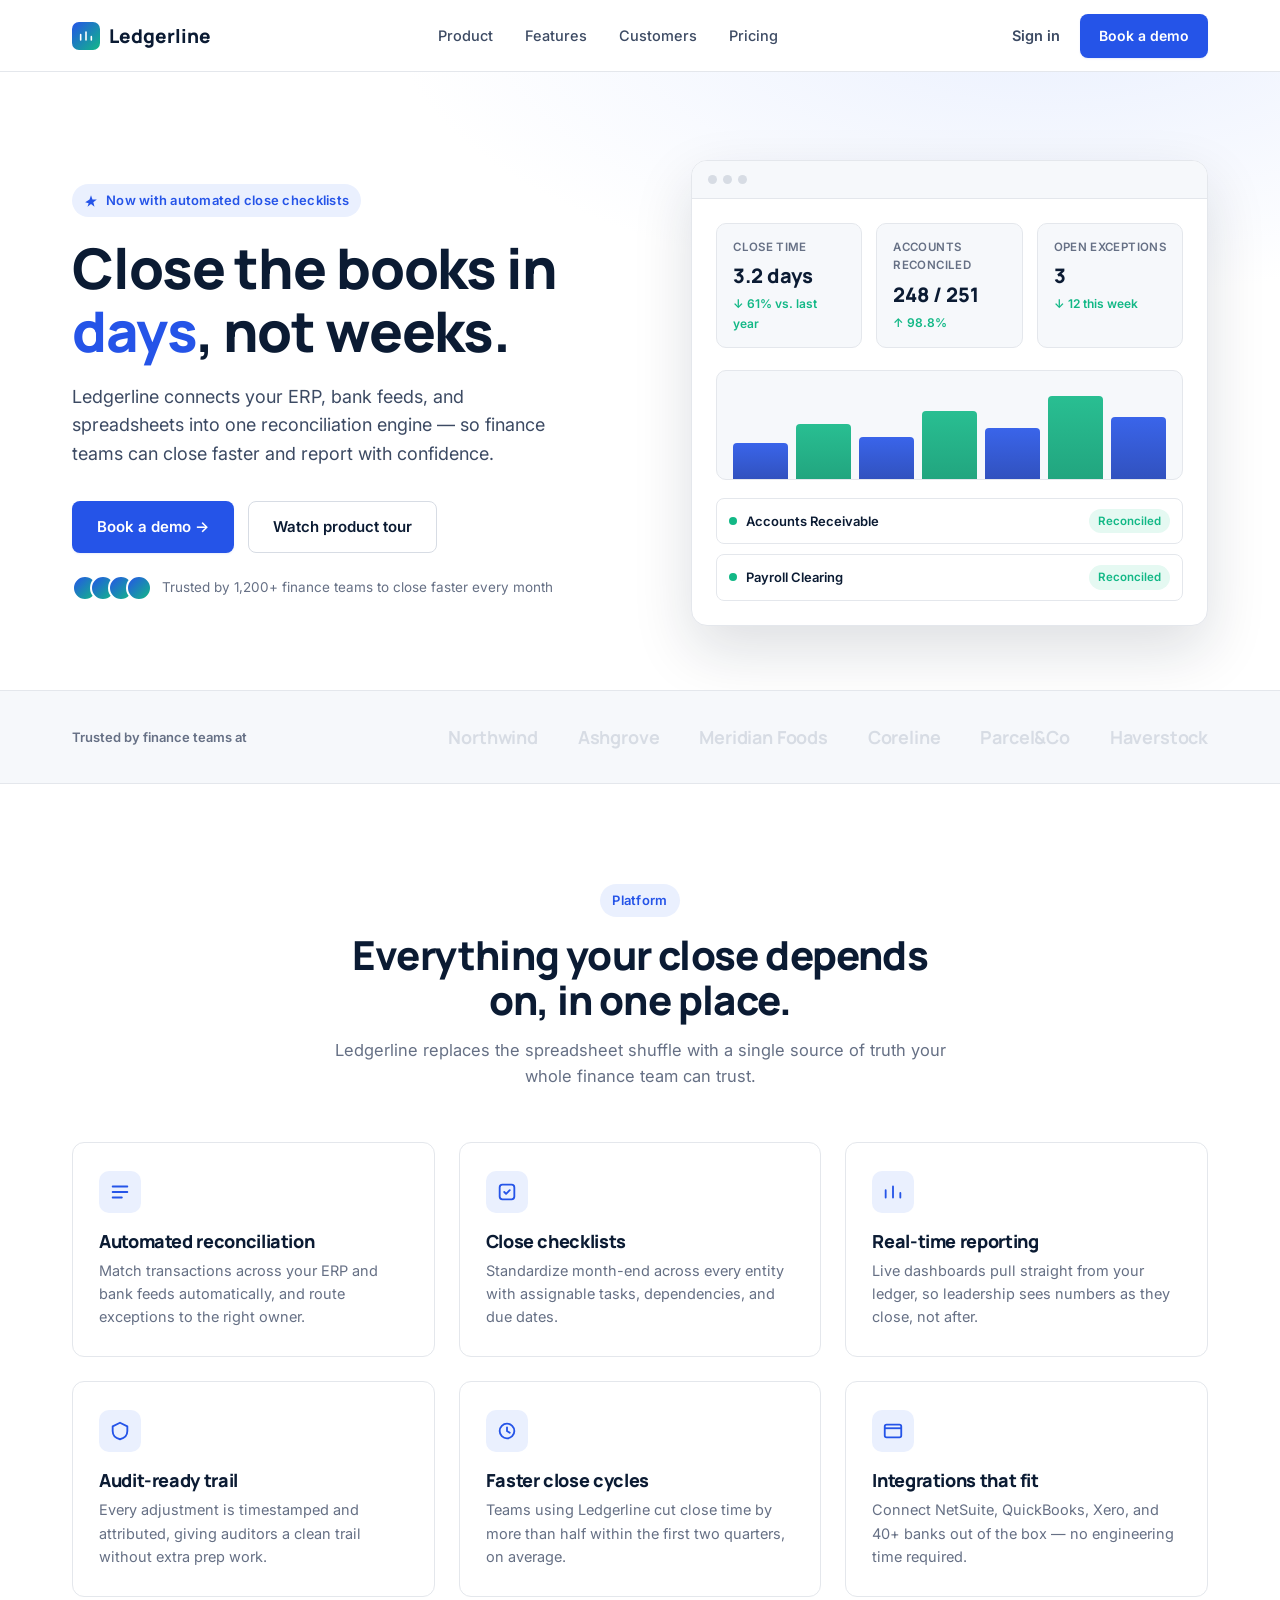
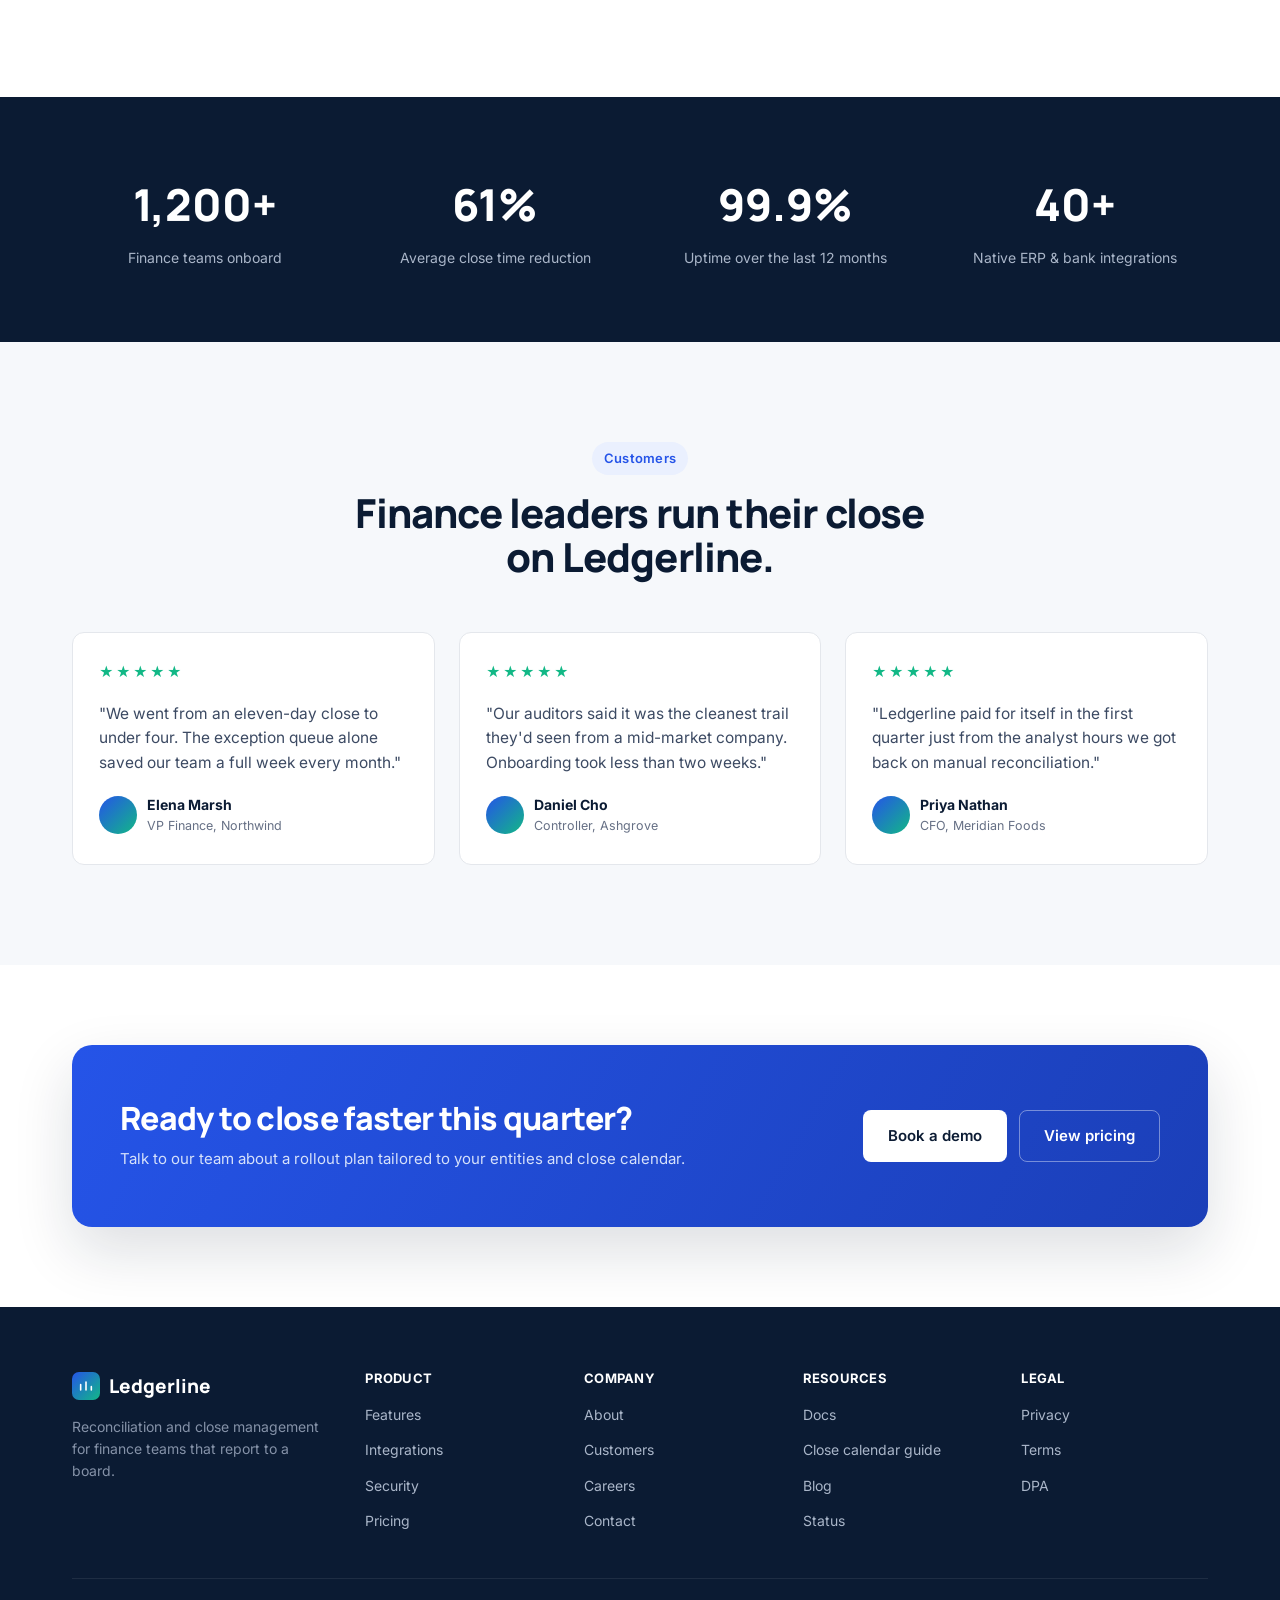
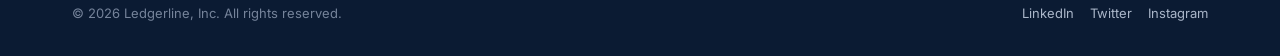
<file: WebDevelopment-Level1-LandingPage/index.html>
<!DOCTYPE html>
<html lang="en">
<head>
<meta charset="UTF-8">
<meta name="viewport" content="width=device-width, initial-scale=1.0">
<title>Ledgerline — Close the books in days, not weeks</title>
<link rel="preconnect" href="https://fonts.googleapis.com">
<link rel="preconnect" href="https://fonts.gstatic.com" crossorigin>
<link href="https://fonts.googleapis.com/css2?family=Manrope:wght@500;600;700;800&family=Inter:wght@400;500;600;700&display=swap" rel="stylesheet">
<link rel="stylesheet" href="style.css">
</head>
<body>

  <!-- ============ NAV ============ -->
  <header class="topbar">
    <div class="wrap">
      <a href="#top" class="brand">
        <span class="mark">
          <svg viewBox="0 0 24 24" fill="none"><path d="M4 18V10M12 18V6M20 18V13" stroke="white" stroke-width="2.4" stroke-linecap="round"/></svg>
        </span>
        Ledgerline
      </a>
      <nav class="links">
        <a href="#product">Product</a>
        <a href="#features">Features</a>
        <a href="#customers">Customers</a>
        <a href="#pricing">Pricing</a>
      </nav>
      <div class="nav-actions">
        <a href="#" class="sign-in">Sign in</a>
        <a href="#pricing" class="btn primary sm">Book a demo</a>
      </div>
    </div>
  </header>

  <!-- ============ HERO ============ -->
  <section class="hero" id="top">
    <div class="wrap">
      <div class="hero-copy">
        <span class="eyebrow">
          <svg width="14" height="14" viewBox="0 0 24 24" fill="none"><path d="M12 2L14.5 9.5H22L16 14L18 22L12 17L6 22L8 16L2 14L9.5 9.5L12 2Z" fill="#2554E8"/></svg>
          Now with automated close checklists
        </span>
        <h1>Close the books in <span class="accent">days</span>, not weeks.</h1>
        <p class="sub">Ledgerline connects your ERP, bank feeds, and spreadsheets into one reconciliation engine — so finance teams can close faster and report with confidence.</p>
        <div class="hero-actions">
          <a href="#pricing" class="btn primary">Book a demo →</a>
          <a href="#product" class="btn secondary">Watch product tour</a>
        </div>
        <div class="hero-meta">
          <span class="avatars"><span></span><span></span><span></span><span></span></span>
          Trusted by 1,200+ finance teams to close faster every month
        </div>
      </div>

      <div class="mockup" id="product">
        <div class="mockup-bar"><span></span><span></span><span></span></div>
        <div class="mockup-body">
          <div class="mockup-stats">
            <div class="mockup-stat">
              <div class="label">Close time</div>
              <div class="value">3.2 days</div>
              <div class="delta">↓ 61% vs. last year</div>
            </div>
            <div class="mockup-stat">
              <div class="label">Accounts reconciled</div>
              <div class="value">248 / 251</div>
              <div class="delta">↑ 98.8%</div>
            </div>
            <div class="mockup-stat">
              <div class="label">Open exceptions</div>
              <div class="value">3</div>
              <div class="delta">↓ 12 this week</div>
            </div>
          </div>
          <div class="mockup-chart" aria-hidden="true">
            <div class="bar" style="height:38%"></div>
            <div class="bar alt" style="height:58%"></div>
            <div class="bar" style="height:44%"></div>
            <div class="bar alt" style="height:72%"></div>
            <div class="bar" style="height:54%"></div>
            <div class="bar alt" style="height:88%"></div>
            <div class="bar" style="height:66%"></div>
          </div>
          <div class="mockup-rows">
            <div class="mockup-row">
              <span class="name"><span class="dot"></span>Accounts Receivable</span>
              <span class="status">Reconciled</span>
            </div>
            <div class="mockup-row">
              <span class="name"><span class="dot"></span>Payroll Clearing</span>
              <span class="status">Reconciled</span>
            </div>
          </div>
        </div>
      </div>
    </div>
  </section>

  <!-- ============ LOGO STRIP ============ -->
  <div class="logo-strip">
    <div class="wrap">
      <span class="label">Trusted by finance teams at</span>
      <div class="logo-row">
        <span class="lg">Northwind</span>
        <span class="lg">Ashgrove</span>
        <span class="lg">Meridian&nbsp;Foods</span>
        <span class="lg">Coreline</span>
        <span class="lg">Parcel&amp;Co</span>
        <span class="lg">Haverstock</span>
      </div>
    </div>
  </div>

  <!-- ============ FEATURES ============ -->
  <section class="features" id="features">
    <div class="wrap">
      <div class="section-head center">
        <span class="eyebrow">Platform</span>
        <h2>Everything your close depends on, in one place.</h2>
        <p>Ledgerline replaces the spreadsheet shuffle with a single source of truth your whole finance team can trust.</p>
      </div>

      <div class="feature-grid">
        <div class="feature-card">
          <div class="icon"><svg viewBox="0 0 24 24" fill="none"><path d="M4 6h16M4 12h16M4 18h10" stroke="#2554E8" stroke-width="2" stroke-linecap="round"/></svg></div>
          <h3>Automated reconciliation</h3>
          <p>Match transactions across your ERP and bank feeds automatically, and route exceptions to the right owner.</p>
        </div>
        <div class="feature-card">
          <div class="icon"><svg viewBox="0 0 24 24" fill="none"><rect x="4" y="4" width="16" height="16" rx="3" stroke="#2554E8" stroke-width="2"/><path d="M9 12l2 2 4-4" stroke="#2554E8" stroke-width="2" stroke-linecap="round" stroke-linejoin="round"/></svg></div>
          <h3>Close checklists</h3>
          <p>Standardize month-end across every entity with assignable tasks, dependencies, and due dates.</p>
        </div>
        <div class="feature-card">
          <div class="icon"><svg viewBox="0 0 24 24" fill="none"><path d="M4 18V10M12 18V6M20 18V13" stroke="#2554E8" stroke-width="2" stroke-linecap="round"/></svg></div>
          <h3>Real-time reporting</h3>
          <p>Live dashboards pull straight from your ledger, so leadership sees numbers as they close, not after.</p>
        </div>
        <div class="feature-card">
          <div class="icon"><svg viewBox="0 0 24 24" fill="none"><path d="M12 3l8 4v5c0 4.5-3.4 7.9-8 9-4.6-1.1-8-4.5-8-9V7l8-4z" stroke="#2554E8" stroke-width="2" stroke-linejoin="round"/></svg></div>
          <h3>Audit-ready trail</h3>
          <p>Every adjustment is timestamped and attributed, giving auditors a clean trail without extra prep work.</p>
        </div>
        <div class="feature-card">
          <div class="icon"><svg viewBox="0 0 24 24" fill="none"><circle cx="12" cy="12" r="8" stroke="#2554E8" stroke-width="2"/><path d="M12 8v4l3 2" stroke="#2554E8" stroke-width="2" stroke-linecap="round"/></svg></div>
          <h3>Faster close cycles</h3>
          <p>Teams using Ledgerline cut close time by more than half within the first two quarters, on average.</p>
        </div>
        <div class="feature-card">
          <div class="icon"><svg viewBox="0 0 24 24" fill="none"><rect x="3" y="5" width="18" height="14" rx="2" stroke="#2554E8" stroke-width="2"/><path d="M3 9h18" stroke="#2554E8" stroke-width="2"/></svg></div>
          <h3>Integrations that fit</h3>
          <p>Connect NetSuite, QuickBooks, Xero, and 40+ banks out of the box — no engineering time required.</p>
        </div>
      </div>
    </div>
  </section>

  <!-- ============ STATS BAND ============ -->
  <section class="stats">
    <div class="wrap">
      <div class="stat-item">
        <div class="value">1,200+</div>
        <div class="label">Finance teams onboard</div>
      </div>
      <div class="stat-item">
        <div class="value">61%</div>
        <div class="label">Average close time reduction</div>
      </div>
      <div class="stat-item">
        <div class="value">99.9%</div>
        <div class="label">Uptime over the last 12 months</div>
      </div>
      <div class="stat-item">
        <div class="value">40+</div>
        <div class="label">Native ERP &amp; bank integrations</div>
      </div>
    </div>
  </section>

  <!-- ============ TESTIMONIALS ============ -->
  <section class="testimonials" id="customers">
    <div class="wrap">
      <div class="section-head center">
        <span class="eyebrow">Customers</span>
        <h2>Finance leaders run their close on Ledgerline.</h2>
      </div>

      <div class="test-grid">
        <div class="test-card">
          <div class="stars">★★★★★</div>
          <p class="quote">"We went from an eleven-day close to under four. The exception queue alone saved our team a full week every month."</p>
          <div class="who">
            <span class="avatar"></span>
            <div>
              <div class="name">Elena Marsh</div>
              <div class="role">VP Finance, Northwind</div>
            </div>
          </div>
        </div>
        <div class="test-card">
          <div class="stars">★★★★★</div>
          <p class="quote">"Our auditors said it was the cleanest trail they'd seen from a mid-market company. Onboarding took less than two weeks."</p>
          <div class="who">
            <span class="avatar"></span>
            <div>
              <div class="name">Daniel Cho</div>
              <div class="role">Controller, Ashgrove</div>
            </div>
          </div>
        </div>
        <div class="test-card">
          <div class="stars">★★★★★</div>
          <p class="quote">"Ledgerline paid for itself in the first quarter just from the analyst hours we got back on manual reconciliation."</p>
          <div class="who">
            <span class="avatar"></span>
            <div>
              <div class="name">Priya Nathan</div>
              <div class="role">CFO, Meridian Foods</div>
            </div>
          </div>
        </div>
      </div>
    </div>
  </section>

  <!-- ============ CTA BANNER ============ -->
  <section class="cta-banner" id="pricing">
    <div class="wrap">
      <div class="cta-inner">
        <div>
          <h2>Ready to close faster this quarter?</h2>
          <p>Talk to our team about a rollout plan tailored to your entities and close calendar.</p>
        </div>
        <div class="cta-actions">
          <a href="#" class="btn on-dark">Book a demo</a>
          <a href="#" class="btn secondary" style="background:transparent; border-color:rgba(255,255,255,0.4); color:#fff;">View pricing</a>
        </div>
      </div>
    </div>
  </section>

  <!-- ============ FOOTER ============ -->
  <footer>
    <div class="wrap">
      <div class="footer-top">
        <div class="footer-brand">
          <a href="#top" class="brand">
            <span class="mark">
              <svg viewBox="0 0 24 24" fill="none"><path d="M4 18V10M12 18V6M20 18V13" stroke="white" stroke-width="2.4" stroke-linecap="round"/></svg>
            </span>
            Ledgerline
          </a>
          <p>Reconciliation and close management for finance teams that report to a board.</p>
        </div>
        <div class="footer-col">
          <h4>Product</h4>
          <ul>
            <li><a href="#features">Features</a></li>
            <li><a href="#">Integrations</a></li>
            <li><a href="#">Security</a></li>
            <li><a href="#pricing">Pricing</a></li>
          </ul>
        </div>
        <div class="footer-col">
          <h4>Company</h4>
          <ul>
            <li><a href="#">About</a></li>
            <li><a href="#customers">Customers</a></li>
            <li><a href="#">Careers</a></li>
            <li><a href="#">Contact</a></li>
          </ul>
        </div>
        <div class="footer-col">
          <h4>Resources</h4>
          <ul>
            <li><a href="#">Docs</a></li>
            <li><a href="#">Close calendar guide</a></li>
            <li><a href="#">Blog</a></li>
            <li><a href="#">Status</a></li>
          </ul>
        </div>
        <div class="footer-col">
          <h4>Legal</h4>
          <ul>
            <li><a href="#">Privacy</a></li>
            <li><a href="#">Terms</a></li>
            <li><a href="#">DPA</a></li>
          </ul>
        </div>
      </div>
      <div class="footer-bottom">
        <span>© 2026 Ledgerline, Inc. All rights reserved.</span>
        <span class="socials">
          <a href="https://www.linkedin.com/in/yogendra-singh-457b6b30a?utm_source=share_via&utm_content=profile&utm_medium=member_android">LinkedIn</a>
          <a href="https://twitter.com/ledgerline">Twitter</a>
          <a href="https://instagram.com/ledgerline">Instagram</a>
        </span>
      </div>
    </div>
  </footer>
</body>
</html>
</file>
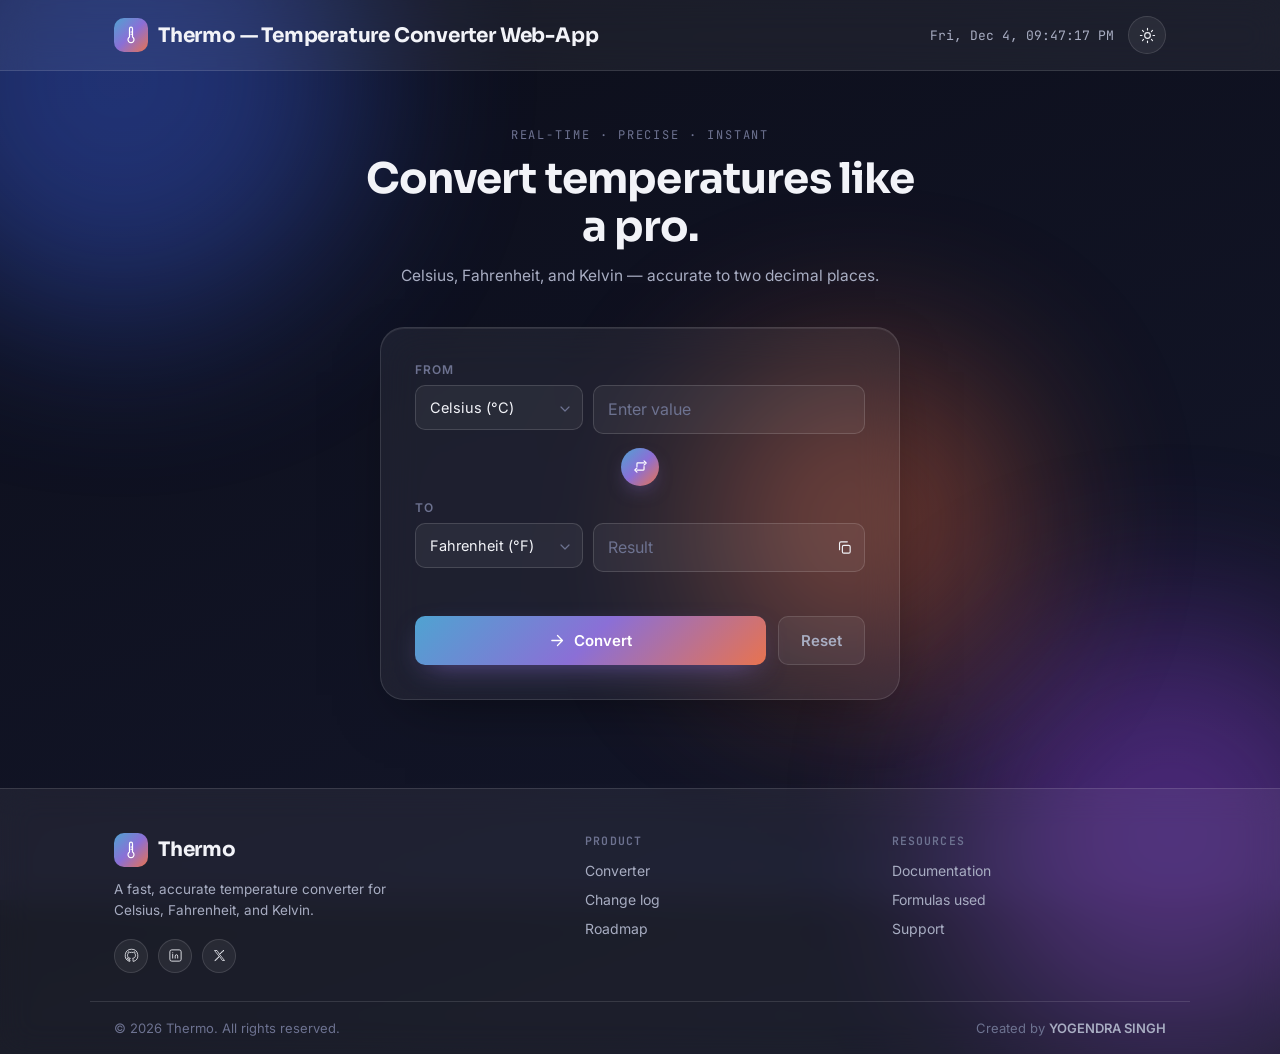
<file: WebDevelopment-Level1-TemperatureConverter/index.html>
<!DOCTYPE html>
<html lang="en" data-theme="dark">
<head>
<meta charset="UTF-8" />
<meta name="viewport" content="width=device-width, initial-scale=1.0" />
<title>Thermo — Temperature Converter </title>
<link rel="preconnect" href="https://fonts.googleapis.com" />
<link href="https://fonts.googleapis.com/css2?family=Sora:wght@500;600;700&family=Inter:wght@400;500;600&family=JetBrains+Mono:wght@500;600&display=swap" rel="stylesheet" />
<link rel="stylesheet" href="style.css" />
</head>
<body>
  <div class="bg-glow bg-glow--one" aria-hidden="true"></div>
  <div class="bg-glow bg-glow--two" aria-hidden="true"></div>
  <div class="bg-glow bg-glow--three" aria-hidden="true"></div>
  <header class="site-header">
    <div class="site-header__inner">
      <div class="brand">
        <span class="brand__icon" aria-hidden="true">
          <svg viewBox="0 0 24 24" fill="none" xmlns="http://www.w3.org/2000/svg">
            <path d="M14 14.76V3.5a2 2 0 1 0-4 0v11.26a4 4 0 1 0 4 0Z" stroke="currentColor" stroke-width="1.6" stroke-linecap="round" stroke-linejoin="round"/>
            <path d="M12 8h1.5" stroke="currentColor" stroke-width="1.6" stroke-linecap="round"/>
            <path d="M12 11h1.5" stroke="currentColor" stroke-width="1.6" stroke-linecap="round"/>
          </svg>
        </span>
        <span class="brand__text">Thermo — Temperature Converter Web-App</span>
      </div>

      <div class="header-controls">
        
        <time class="live-clock" id="liveClock" aria-live="polite"></time>

        
        <button class="icon-btn" id="themeToggle" type="button" aria-label="Toggle light and dark mode" aria-pressed="false">
         
          <svg class="icon-sun" viewBox="0 0 24 24" fill="none" xmlns="http://www.w3.org/2000/svg">
            <circle cx="12" cy="12" r="4" stroke="currentColor" stroke-width="1.6"/>
            <path d="M12 2v2.2M12 19.8V22M4.9 4.9l1.55 1.55M17.55 17.55l1.55 1.55M2 12h2.2M19.8 12H22M4.9 19.1l1.55-1.55M17.55 6.45l1.55-1.55" stroke="currentColor" stroke-width="1.6" stroke-linecap="round"/>
          </svg>
        
          <svg class="icon-moon" viewBox="0 0 24 24" fill="none" xmlns="http://www.w3.org/2000/svg">
            <path d="M20.5 14.5A8.5 8.5 0 1 1 9.5 3.5a7 7 0 0 0 11 11Z" stroke="currentColor" stroke-width="1.6" stroke-linejoin="round"/>
          </svg>
        </button>
      </div>
    </div>
  </header>

  <main class="page">
    <section class="hero">
      <p class="hero__eyebrow">Real-time · Precise · Instant</p>
      <h1 class="hero__title">Convert temperatures like a pro.</h1>
      <p class="hero__subtitle">Celsius, Fahrenheit, and Kelvin — accurate to two decimal places.</p>
    </section>

    <section class="card" aria-labelledby="converterHeading">
      <h2 id="converterHeading" class="sr-only">Temperature converter</h2>

      <form class="converter" id="converterForm" novalidate>

        <div class="field-group">
          <label class="field-label" for="fromUnit">From</label>
          <div class="field-row">
            <div class="select-wrap">
              <select id="fromUnit" class="unit-select">
                <option value="celsius" selected>Celsius (°C)</option>
                <option value="fahrenheit">Fahrenheit (°F)</option>
                <option value="kelvin">Kelvin (K)</option>
              </select>
              <svg class="select-chevron" viewBox="0 0 24 24" fill="none" aria-hidden="true">
                <path d="M6 9l6 6 6-6" stroke="currentColor" stroke-width="1.8" stroke-linecap="round" stroke-linejoin="round"/>
              </svg>
            </div>
            <input
              type="text"
              inputmode="decimal"
              id="inputValue"
              class="value-input"
              placeholder="Enter value"
              autocomplete="off"
              aria-label="Temperature value to convert"
            />
          </div>
        </div>

        <div class="swap-row">
          <button class="icon-btn icon-btn--swap" id="swapBtn" type="button" aria-label="Swap From and To units">
            <svg viewBox="0 0 24 24" fill="none" xmlns="http://www.w3.org/2000/svg">
              <path d="M7 10V6a1 1 0 0 1 1-1h9M17 8l3-3-3-3" stroke="currentColor" stroke-width="1.7" stroke-linecap="round" stroke-linejoin="round" transform="translate(0 2)"/>
              <path d="M17 14v4a1 1 0 0 1-1 1H7M7 16l-3 3 3 3" stroke="currentColor" stroke-width="1.7" stroke-linecap="round" stroke-linejoin="round" transform="translate(0 -2)"/>
            </svg>
          </button>
        </div>

        <div class="field-group">
          <label class="field-label" for="toUnit">To</label>
          <div class="field-row">
            <div class="select-wrap">
              <select id="toUnit" class="unit-select">
                <option value="celsius">Celsius (°C)</option>
                <option value="fahrenheit" selected>Fahrenheit (°F)</option>
                <option value="kelvin">Kelvin (K)</option>
              </select>
              <svg class="select-chevron" viewBox="0 0 24 24" fill="none" aria-hidden="true">
                <path d="M6 9l6 6 6-6" stroke="currentColor" stroke-width="1.8" stroke-linecap="round" stroke-linejoin="round"/>
              </svg>
            </div>

            <div class="output-wrap">
              <input
                type="text"
                id="outputValue"
                class="value-input value-input--output"
                placeholder="Result"
                readonly
                aria-label="Converted temperature result"
              />
              <span class="spinner" id="spinner" hidden aria-hidden="true"></span>

              <button class="icon-btn icon-btn--copy" id="copyBtn" type="button" aria-label="Copy result to clipboard">
                <svg class="icon-copy" viewBox="0 0 24 24" fill="none" xmlns="http://www.w3.org/2000/svg">
                  <rect x="9" y="9" width="11" height="11" rx="2" stroke="currentColor" stroke-width="1.6"/>
                  <path d="M5 15V6a2 2 0 0 1 2-2h9" stroke="currentColor" stroke-width="1.6" stroke-linecap="round"/>
                </svg>
                <svg class="icon-check" viewBox="0 0 24 24" fill="none" xmlns="http://www.w3.org/2000/svg">
                  <path d="M5 13l4 4L19 7" stroke="currentColor" stroke-width="2" stroke-linecap="round" stroke-linejoin="round"/>
                </svg>
              </button>
            </div>
          </div>
        </div>

        <p class="error-message" id="errorMessage" role="alert"></p>

        <div class="actions">
          <button type="submit" class="btn btn--primary" id="convertBtn">
            <svg viewBox="0 0 24 24" fill="none" aria-hidden="true">
              <path d="M4 12h13M12 5l7 7-7 7" stroke="currentColor" stroke-width="1.8" stroke-linecap="round" stroke-linejoin="round"/>
            </svg>
            Convert
          </button>
          <button type="button" class="btn btn--ghost" id="resetBtn">Reset</button>
        </div>
      </form>
    </section>
  </main>

  <footer class="site-footer">
    <div class="footer-main">
      <div class="footer-brand">
        <div class="brand">
          <span class="brand__icon" aria-hidden="true">
            <svg viewBox="0 0 24 24" fill="none" xmlns="http://www.w3.org/2000/svg">
              <path d="M14 14.76V3.5a2 2 0 1 0-4 0v11.26a4 4 0 1 0 4 0Z" stroke="currentColor" stroke-width="1.6" stroke-linecap="round" stroke-linejoin="round"/>
              <path d="M12 8h1.5" stroke="currentColor" stroke-width="1.6" stroke-linecap="round"/>
              <path d="M12 11h1.5" stroke="currentColor" stroke-width="1.6" stroke-linecap="round"/>
            </svg>
          </span>
          <span class="brand__text">Thermo</span>
        </div>
        <p class="footer-tagline">A fast, accurate temperature converter for Celsius, Fahrenheit, and Kelvin.</p>

        <div class="footer-socials">
          <a class="icon-btn" href="#" aria-label="GitHub">
            <svg viewBox="0 0 24 24" fill="none" xmlns="http://www.w3.org/2000/svg">
              <path d="M12 2a10 10 0 0 0-3.16 19.49c.5.09.68-.22.68-.48v-1.7c-2.78.6-3.37-1.34-3.37-1.34-.46-1.15-1.11-1.46-1.11-1.46-.9-.62.07-.6.07-.6 1 .07 1.53 1.03 1.53 1.03.9 1.52 2.34 1.08 2.91.83.09-.65.35-1.08.63-1.33-2.22-.25-4.56-1.11-4.56-4.94 0-1.09.39-1.98 1.03-2.68-.1-.25-.45-1.27.1-2.65 0 0 .84-.27 2.75 1.02a9.53 9.53 0 0 1 5 0c1.9-1.29 2.75-1.02 2.75-1.02.55 1.38.2 2.4.1 2.65.64.7 1.03 1.59 1.03 2.68 0 3.84-2.34 4.68-4.57 4.93.36.31.68.92.68 1.85v2.75c0 .26.18.58.69.48A10 10 0 0 0 12 2Z" stroke="currentColor" stroke-width="1.3" stroke-linejoin="round"/>
            </svg>
          </a>
          <a class="icon-btn" href="#" aria-label="LinkedIn">
            <svg viewBox="0 0 24 24" fill="none" xmlns="http://www.w3.org/2000/svg">
              <rect x="3" y="3" width="18" height="18" rx="3" stroke="currentColor" stroke-width="1.4"/>
              <path d="M7.5 10v6.2M7.5 7.6v.01M11.5 16.2V13c0-1.4.9-2.3 2.1-2.3 1.2 0 1.9.8 1.9 2.3v3.2" stroke="currentColor" stroke-width="1.4" stroke-linecap="round" stroke-linejoin="round"/>
            </svg>
          </a>
          <a class="icon-btn" href="#" aria-label="Twitter / X">
            <svg viewBox="0 0 24 24" fill="none" xmlns="http://www.w3.org/2000/svg">
              <path d="M4 4l7.5 9.3L4.4 20H6l6-6.6 4.6 6.6H20l-8-9.9L19.2 4H17.6l-5.6 6.1L8 4H4Z" stroke="currentColor" stroke-width="1.2" stroke-linejoin="round"/>
            </svg>
          </a>
        </div>
      </div>

      <nav class="footer-links" aria-label="Footer navigation">
        <h3 class="footer-heading">Product</h3>
        <a href="#converterHeading">Converter</a>
        <a href="#">Change log</a>
        <a href="#">Roadmap</a>
      </nav>

      <nav class="footer-links" aria-label="Resources">
        <h3 class="footer-heading">Resources</h3>
        <a href="#">Documentation</a>
        <a href="#">Formulas used</a>
        <a href="#">Support</a>
      </nav>
    </div>

    <div class="footer-bottom">
      <p>&copy; <span id="footerYear">2026</span> Thermo. All rights reserved.</p>
      <p>Created by <span class="footer-author">YOGENDRA SINGH</span></p>
    </div>
  </footer>

  <script src="script.js"></script>
</body>
</html>
</file>
<file: WebDevelopment-Level1-LandingPage/style.css>
:root{
    --bg:        #FFFFFF;
    --bg-alt:    #F6F8FB;
    --bg-alt-2:  #EFF3F9;
    --navy:      #0B1B33;
    --navy-soft: #3C4A63;
    --blue:      #2554E8;
    --blue-dark: #1B3FB8;
    --blue-tint: #EAF0FE;
    --teal:      #12B886;
    --teal-tint: #E5F9F2;
    --border:    #E4E7EC;
    --border-2:  #D7DCE4;
    --muted:     #667085;

    --display: 'Manrope', 'Inter', sans-serif;
    --body:    'Inter', sans-serif;

    --nav-h: 72px;
    --radius: 12px;
    --shadow-sm: 0 1px 2px rgba(11,27,51,0.06);
    --shadow-md: 0 8px 24px rgba(11,27,51,0.08);
    --shadow-lg: 0 24px 60px rgba(11,27,51,0.14);
  }

  *{ margin:0; padding:0; box-sizing:border-box; }
  html{ scroll-behavior:smooth; }

  body{
    background:var(--bg);
    color:var(--navy);
    font-family:var(--body);
    font-size:16px;
    line-height:1.6;
    -webkit-font-smoothing:antialiased;
  }

  a{ color:inherit; text-decoration:none; }
  img{ max-width:100%; display:block; }
  ul{ list-style:none; }
  section{ position:relative; }

  h1,h2,h3,h4{
    font-family:var(--display);
    font-weight:800;
    letter-spacing:-0.02em;
    line-height:1.12;
    color:var(--navy);
  }

  .eyebrow{
    display:inline-flex;
    align-items:center;
    gap:8px;
    font-family:var(--body);
    font-size:13px;
    font-weight:600;
    letter-spacing:0.02em;
    color:var(--blue);
    background:var(--blue-tint);
    padding:6px 12px;
    border-radius:100px;
  }

  .wrap{
    max-width:1200px;
    margin:0 auto;
    padding:0 32px;
  }

  .muted{ color:var(--muted); }

  /* ============ BUTTONS ============ */
  .btn{
    display:inline-flex;
    align-items:center;
    justify-content:center;
    gap:8px;
    font-family:var(--body);
    font-size:15px;
    font-weight:600;
    padding:13px 24px;
    border-radius:8px;
    border:1px solid transparent;
    cursor:pointer;
    transition:background .16s ease, box-shadow .16s ease, transform .16s ease, border-color .16s ease, color .16s ease;
    white-space:nowrap;
  }
  .btn.primary{
    background:var(--blue);
    color:#fff;
    box-shadow:0 1px 2px rgba(37,84,232,0.1), 0 0 0 rgba(37,84,232,0);
  }
  .btn.primary:hover{ background:var(--blue-dark); transform:translateY(-1px); box-shadow:var(--shadow-md); }
  .btn.secondary{
    background:#fff;
    color:var(--navy);
    border-color:var(--border-2);
  }
  .btn.secondary:hover{ border-color:var(--navy-soft); background:var(--bg-alt); }
  .btn.on-dark{
    background:#fff;
    color:var(--navy);
  }
  .btn.on-dark:hover{ background:var(--blue-tint); transform:translateY(-1px); }
  .btn.sm{ padding:10px 18px; font-size:14px; }

  /* ============ NAV ============ */
  .topbar{
    position:sticky;
    top:0;
    z-index:100;
    height:var(--nav-h);
    background:rgba(255,255,255,0.86);
    backdrop-filter:blur(10px);
    border-bottom:1px solid var(--border);
  }
  .topbar .wrap{
    height:var(--nav-h);
    display:flex;
    align-items:center;
    justify-content:space-between;
    gap:24px;
  }
  .brand{
    display:flex;
    align-items:center;
    gap:9px;
    font-family:var(--display);
    font-size:19px;
    font-weight:800;
    color:var(--navy);
  }
  .brand .mark{
    width:28px; height:28px;
    border-radius:7px;
    background:linear-gradient(135deg, var(--blue), var(--teal));
    display:flex; align-items:center; justify-content:center;
  }
  .brand .mark svg{ width:16px; height:16px; }

  nav.links{
    display:flex;
    align-items:center;
    gap:32px;
  }
  nav.links a{
    font-size:14.5px;
    font-weight:500;
    color:var(--navy-soft);
    transition:color .15s ease;
  }
  nav.links a:hover{ color:var(--navy); }

  .nav-actions{ display:flex; align-items:center; gap:12px; }
  .nav-actions .sign-in{
    font-size:14.5px;
    font-weight:600;
    color:var(--navy-soft);
    padding:10px 8px;
  }
  .nav-actions .sign-in:hover{ color:var(--navy); }

  /* ============ HERO ============ */
  .hero{
    background:
      radial-gradient(1100px 480px at 82% -10%, var(--blue-tint) 0%, transparent 60%),
      var(--bg);
    padding:88px 0 0;
    overflow:hidden;
  }
  .hero .wrap{
    display:grid;
    grid-template-columns:1.05fr 0.95fr;
    gap:48px;
    align-items:center;
    padding-bottom:64px;
  }
  .hero-copy h1{
    font-size:clamp(36px,4.6vw,56px);
    margin:20px 0 20px;
  }
  .hero-copy h1 .accent{ color:var(--blue); }
  .hero-copy p.sub{
    font-size:18px;
    color:var(--navy-soft);
    max-width:44ch;
    margin-bottom:32px;
  }
  .hero-actions{ display:flex; gap:14px; align-items:center; flex-wrap:wrap; margin-bottom:22px; }
  .hero-meta{
    display:flex;
    align-items:center;
    gap:10px;
    font-size:13.5px;
    color:var(--muted);
  }
  .hero-meta .avatars{ display:flex; }
  .hero-meta .avatars span{
    width:26px; height:26px;
    border-radius:50%;
    border:2px solid #fff;
    margin-left:-8px;
    display:inline-block;
    background:linear-gradient(135deg, var(--blue), var(--teal));
  }
  .hero-meta .avatars span:first-child{ margin-left:0; }

  /* product mockup card */
  .mockup{
    background:#fff;
    border:1px solid var(--border);
    border-radius:16px;
    box-shadow:var(--shadow-lg);
    overflow:hidden;
  }
  .mockup-bar{
    display:flex;
    align-items:center;
    gap:6px;
    padding:14px 16px;
    border-bottom:1px solid var(--border);
    background:var(--bg-alt);
  }
  .mockup-bar span{
    width:9px; height:9px;
    border-radius:50%;
    background:var(--border-2);
  }
  .mockup-body{ padding:24px; }
  .mockup-stats{
    display:grid;
    grid-template-columns:repeat(3,1fr);
    gap:14px;
    margin-bottom:22px;
  }
  .mockup-stat{
    background:var(--bg-alt);
    border:1px solid var(--border);
    border-radius:10px;
    padding:14px 16px;
  }
  .mockup-stat .label{ font-size:11.5px; color:var(--muted); font-weight:600; text-transform:uppercase; letter-spacing:0.03em; }
  .mockup-stat .value{ font-family:var(--display); font-size:20px; font-weight:800; margin-top:4px; }
  .mockup-stat .delta{ font-size:12px; color:var(--teal); font-weight:600; margin-top:2px; }

  .mockup-chart{
    display:flex;
    align-items:flex-end;
    gap:8px;
    height:110px;
    padding:14px 16px 0;
    border:1px solid var(--border);
    border-radius:10px;
    background:var(--bg-alt);
  }
  .mockup-chart .bar{
    flex:1;
    background:linear-gradient(180deg, var(--blue), var(--blue-dark));
    border-radius:4px 4px 0 0;
    opacity:0.9;
  }
  .mockup-chart .bar.alt{ background:linear-gradient(180deg, var(--teal), #0A9C71); }

  .mockup-rows{ margin-top:18px; display:flex; flex-direction:column; gap:10px; }
  .mockup-row{
    display:flex;
    align-items:center;
    justify-content:space-between;
    padding:10px 12px;
    border:1px solid var(--border);
    border-radius:8px;
    font-size:13px;
  }
  .mockup-row .name{ display:flex; align-items:center; gap:9px; font-weight:600; }
  .mockup-row .dot{ width:8px; height:8px; border-radius:50%; background:var(--teal); }
  .mockup-row .status{
    font-size:11.5px;
    font-weight:600;
    color:var(--teal);
    background:var(--teal-tint);
    padding:3px 9px;
    border-radius:100px;
  }

  /* ============ LOGO STRIP ============ */
  .logo-strip{
    border-top:1px solid var(--border);
    border-bottom:1px solid var(--border);
    background:var(--bg-alt);
    padding:32px 0;
  }
  .logo-strip .wrap{
    display:flex;
    align-items:center;
    justify-content:space-between;
    gap:32px;
    flex-wrap:wrap;
  }
  .logo-strip .label{
    font-size:13px;
    font-weight:600;
    color:var(--muted);
    white-space:nowrap;
  }
  .logo-row{
    display:flex;
    align-items:center;
    gap:40px;
    flex-wrap:wrap;
  }
  .logo-row .lg{
    font-family:var(--display);
    font-weight:700;
    font-size:18px;
    color:var(--border-2);
    letter-spacing:-0.01em;
  }

  /* ============ SECTION HEAD ============ */
  .section-head{
    max-width:620px;
    margin-bottom:52px;
  }
  .section-head.center{ margin-left:auto; margin-right:auto; text-align:center; }
  .section-head h2{
    font-size:clamp(28px,3.6vw,40px);
    margin-top:16px;
  }
  .section-head p{
    margin-top:14px;
    color:var(--muted);
    font-size:16.5px;
  }

  /* ============ FEATURES ============ */
  .features{ padding:100px 0; }
  .feature-grid{
    display:grid;
    grid-template-columns:repeat(3,1fr);
    gap:24px;
  }
  .feature-card{
    background:#fff;
    border:1px solid var(--border);
    border-radius:var(--radius);
    padding:28px 26px;
    transition:box-shadow .18s ease, border-color .18s ease, transform .18s ease;
  }
  .feature-card:hover{ box-shadow:var(--shadow-md); border-color:var(--border-2); transform:translateY(-2px); }
  .feature-card .icon{
    width:42px; height:42px;
    border-radius:10px;
    background:var(--blue-tint);
    display:flex; align-items:center; justify-content:center;
    margin-bottom:18px;
  }
  .feature-card .icon svg{ width:22px; height:22px; }
  .feature-card h3{
    font-size:18px;
    margin-bottom:8px;
  }
  .feature-card p{
    font-size:14.5px;
    color:var(--muted);
  }

  /* ============ STATS BAND ============ */
  .stats{
    background:var(--navy);
    padding:72px 0;
  }
  .stats .wrap{
    display:grid;
    grid-template-columns:repeat(4,1fr);
    gap:24px;
    text-align:center;
  }
  .stat-item .value{
    font-family:var(--display);
    font-size:clamp(32px,4vw,44px);
    font-weight:800;
    color:#fff;
  }
  .stat-item .label{
    margin-top:8px;
    font-size:14px;
    color:#AAB6C9;
  }

  /* ============ TESTIMONIALS ============ */
  .testimonials{ padding:100px 0; background:var(--bg-alt); }
  .test-grid{
    display:grid;
    grid-template-columns:repeat(3,1fr);
    gap:24px;
  }
  .test-card{
    background:#fff;
    border:1px solid var(--border);
    border-radius:var(--radius);
    padding:28px 26px;
    display:flex;
    flex-direction:column;
    gap:18px;
  }
  .test-card .stars{ color:var(--teal); font-size:14px; letter-spacing:2px; }
  .test-card p.quote{
    font-size:15.5px;
    color:var(--navy-soft);
    flex-grow:1;
  }
  .test-card .who{
    display:flex;
    align-items:center;
    gap:10px;
  }
  .test-card .who .avatar{
    width:38px; height:38px;
    border-radius:50%;
    background:linear-gradient(135deg, var(--blue), var(--teal));
  }
  .test-card .who .name{ font-size:14px; font-weight:700; }
  .test-card .who .role{ font-size:12.5px; color:var(--muted); }

  /* ============ CTA BANNER ============ */
  .cta-banner{
    padding:80px 0;
  }
  .cta-inner{
    background:linear-gradient(120deg, var(--blue), var(--blue-dark));
    border-radius:20px;
    padding:56px 48px;
    display:flex;
    align-items:center;
    justify-content:space-between;
    gap:32px;
    flex-wrap:wrap;
    box-shadow:var(--shadow-lg);
  }
  .cta-inner h2{
    color:#fff;
    font-size:clamp(24px,3vw,32px);
    max-width:26ch;
  }
  .cta-inner p{
    color:#D6E1FB;
    margin-top:10px;
    font-size:15px;
  }
  .cta-actions{ display:flex; gap:12px; flex-wrap:wrap; }

  /* ============ FOOTER ============ */
  footer{
    background:var(--navy);
    padding:64px 0 32px;
    color:#AAB6C9;
  }
  .footer-top{
    display:grid;
    grid-template-columns:1.4fr 1fr 1fr 1fr 1fr;
    gap:32px;
    padding-bottom:44px;
    border-bottom:1px solid rgba(255,255,255,0.08);
  }
  .footer-brand .brand{ color:#fff; margin-bottom:14px; }
  .footer-brand p{ font-size:14px; max-width:30ch; color:#8592A8; }
  .footer-col h4{
    font-family:var(--body);
    font-size:13px;
    font-weight:700;
    letter-spacing:0.02em;
    text-transform:uppercase;
    color:#fff;
    margin-bottom:16px;
  }
  .footer-col ul{ display:flex; flex-direction:column; gap:10px; }
  .footer-col a{ font-size:14px; color:#AAB6C9; transition:color .15s ease; }
  .footer-col a:hover{ color:#fff; }
  .footer-bottom{
    display:flex;
    justify-content:space-between;
    align-items:center;
    padding-top:24px;
    font-size:13px;
    color:#75839A;
    flex-wrap:wrap;
    gap:12px;
  }
  .footer-bottom .socials{ display:flex; gap:16px; }
  .footer-bottom .socials a{ color:#AAB6C9; }
  .footer-bottom .socials a:hover{ color:#fff; }

  /* ============ RESPONSIVE ============ */
  @media (max-width: 980px){
    .hero .wrap{ grid-template-columns:1fr; }
    .mockup{ order:-1; max-width:560px; }
    .feature-grid{ grid-template-columns:1fr 1fr; }
    .stats .wrap{ grid-template-columns:1fr 1fr; }
    .test-grid{ grid-template-columns:1fr 1fr; }
    .footer-top{ grid-template-columns:1fr 1fr 1fr; }
  }

  @media (max-width: 680px){
    nav.links{ display:none; }
    .wrap{ padding:0 20px; }
    .hero{ padding-top:64px; }
    .hero-actions{ flex-direction:column; align-items:stretch; }
    .hero-actions .btn{ justify-content:center; }
    .feature-grid{ grid-template-columns:1fr; }
    .stats .wrap{ grid-template-columns:1fr 1fr; gap:32px 16px; }
    .test-grid{ grid-template-columns:1fr; }
    .cta-inner{ flex-direction:column; align-items:flex-start; }
    .footer-top{ grid-template-columns:1fr 1fr; }
    .logo-strip .wrap{ flex-direction:column; align-items:flex-start; gap:16px; }
    .logo-row{ gap:24px; }
  }

  :focus-visible{
    outline:2px solid var(--blue);
    outline-offset:2px;
  }

  @media (prefers-reduced-motion: reduce){
    *{ transition:none !important; scroll-behavior:auto !important; }
  }
</file>
<file: WebDevelopment-Level1-TemperatureConverter/style.css>
:root{

  --font-display: 'Sora', sans-serif;
  --font-body: 'Inter', sans-serif;
  --font-mono: 'JetBrains Mono', monospace;


  --radius-lg: 24px;
  --radius-md: 14px;
  --radius-sm: 10px;
  --shadow-soft: 0 20px 60px -25px rgba(0,0,0,0.55);
  --shadow-inset: inset 0 1px 0 rgba(255,255,255,0.08);

  --ease: cubic-bezier(.4,0,.2,1);
  --speed-fast: 0.15s;
  --speed-med: 0.3s;

  --grad-accent: linear-gradient(135deg, #4fa3d1 0%, #8b6fd6 50%, #e8734f 100%);
}

:root,
[data-theme="dark"]{
  --bg-1: #0c0e1a;
  --bg-2: #14172b;
  --glow-a: #3a5ee0;
  --glow-b: #8b3fd6;
  --glow-c: #e0663f;

  --surface: rgba(255,255,255,0.06);
  --surface-strong: rgba(255,255,255,0.09);
  --border: rgba(255,255,255,0.12);

  --text-primary: #f2f3f8;
  --text-secondary: #a8adc2;
  --text-muted: #6d7290;

  --input-bg: rgba(255,255,255,0.05);
  --input-border: rgba(255,255,255,0.14);

  --danger: #ff6b6b;
  --danger-bg: rgba(255,107,107,0.12);
  --success: #4fd18b;
}

[data-theme="light"]{
  --bg-1: #eef2fb;
  --bg-2: #fdf5f0;
  --glow-a: #a9c6ff;
  --glow-b: #d7b8ff;
  --glow-c: #ffc4a3;

  --surface: rgba(255,255,255,0.55);
  --surface-strong: rgba(255,255,255,0.75);
  --border: rgba(20,25,40,0.10);

  --text-primary: #1c2033;
  --text-secondary: #4c5170;
  --text-muted: #82869e;

  --input-bg: rgba(255,255,255,0.6);
  --input-border: rgba(20,25,40,0.14);

  --danger: #d63a3a;
  --danger-bg: rgba(214,58,58,0.10);
  --success: #22a066;
}

*, *::before, *::after{ box-sizing: border-box; }
html, body{ height: 100%; }
body{
  margin: 0;
  font-family: var(--font-body);
  color: var(--text-primary);
  background: linear-gradient(160deg, var(--bg-1), var(--bg-2));
  min-height: 100vh;
  display: flex;
  flex-direction: column;
  transition: background var(--speed-med) var(--ease), color var(--speed-med) var(--ease);
  overflow-x: hidden;
}
h1, h2, h3, p{ margin: 0; }
button{ font-family: inherit; }
input, select{ font-family: inherit; }

.sr-only{
  position: absolute;
  width: 1px; height: 1px;
  padding: 0; margin: -1px;
  overflow: hidden;
  clip: rect(0,0,0,0);
  white-space: nowrap;
  border: 0;
}

.bg-glow{
  position: fixed;
  border-radius: 50%;
  filter: blur(90px);
  opacity: 0.45;
  z-index: 0;
  pointer-events: none;
  transition: opacity var(--speed-med) var(--ease);
}
.bg-glow--one{
  width: 480px; height: 480px;
  top: -160px; left: -120px;
  background: var(--glow-a);
  animation: float-a 16s ease-in-out infinite;
}
.bg-glow--two{
  width: 420px; height: 420px;
  bottom: -140px; right: -100px;
  background: var(--glow-b);
  animation: float-b 18s ease-in-out infinite;
}
.bg-glow--three{
  width: 320px; height: 320px;
  top: 40%; right: 20%;
  background: var(--glow-c);
  animation: float-c 20s ease-in-out infinite;
}
[data-theme="light"] .bg-glow{ opacity: 0.35; }

@keyframes float-a{
  0%, 100% { transform: translate(0,0); }
  50% { transform: translate(40px, 30px); }
}
@keyframes float-b{
  0%, 100% { transform: translate(0,0); }
  50% { transform: translate(-30px, -40px); }
}
@keyframes float-c{
  0%, 100% { transform: translate(0,0) scale(1); }
  50% { transform: translate(20px, -20px) scale(1.08); }
}

.site-header{
  position: sticky;
  top: 0;
  z-index: 10;
  backdrop-filter: blur(16px);
  -webkit-backdrop-filter: blur(16px);
  background: var(--surface);
  border-bottom: 1px solid var(--border);
}
.site-header__inner{
  max-width: 1100px;
  margin: 0 auto;
  padding: 16px 24px;
  display: flex;
  align-items: center;
  justify-content: space-between;
  gap: 16px;
}
.brand{
  display: flex;
  align-items: center;
  gap: 10px;
}
.brand__icon{
  width: 34px; height: 34px;
  border-radius: 10px;
  display: flex;
  align-items: center;
  justify-content: center;
  background: var(--grad-accent);
  color: #fff;
}
.brand__icon svg{ width: 18px; height: 18px; }
.brand__text{
  font-family: var(--font-display);
  font-weight: 700;
  font-size: 20px;
  letter-spacing: -0.01em;
}

.header-controls{
  display: flex;
  align-items: center;
  gap: 14px;
}
.live-clock{
  font-family: var(--font-mono);
  font-size: 13px;
  color: var(--text-secondary);
  white-space: nowrap;
}

.icon-btn{
  width: 38px; height: 38px;
  border-radius: 50%;
  border: 1px solid var(--border);
  background: var(--surface);
  color: var(--text-primary);
  display: flex;
  align-items: center;
  justify-content: center;
  cursor: pointer;
  transition: transform var(--speed-fast) var(--ease), background var(--speed-fast) var(--ease), border-color var(--speed-fast) var(--ease);
}
.icon-btn:hover{
  transform: translateY(-2px);
  background: var(--surface-strong);
}
.icon-btn:active{ transform: translateY(0) scale(0.94); }
.icon-btn svg{ width: 17px; height: 17px; }

#themeToggle .icon-moon{ display: none; }
[data-theme="light"] #themeToggle .icon-sun{ display: none; }
[data-theme="light"] #themeToggle .icon-moon{ display: block; }

.page{
  flex: 1;
  max-width: 1100px;
  width: 100%;
  margin: 0 auto;
  padding: 56px 24px 40px;
  position: relative;
  z-index: 1;
  display: flex;
  flex-direction: column;
  align-items: center;
}

.hero{
  text-align: center;
  max-width: 560px;
  margin-bottom: 40px;
  animation: fade-up 0.6s var(--ease) both;
}
.hero__eyebrow{
  font-family: var(--font-mono);
  font-size: 12px;
  letter-spacing: 0.16em;
  text-transform: uppercase;
  color: var(--text-muted);
  margin-bottom: 12px;
}
.hero__title{
  font-family: var(--font-display);
  font-weight: 700;
  font-size: clamp(28px, 4.5vw, 42px);
  letter-spacing: -0.02em;
  line-height: 1.15;
  margin-bottom: 12px;
}
.hero__subtitle{
  color: var(--text-secondary);
  font-size: 15.5px;
  line-height: 1.5;
}
.card{
  width: 100%;
  max-width: 520px;
  background: var(--surface);
  border: 1px solid var(--border);
  border-radius: var(--radius-lg);
  padding: 34px;
  backdrop-filter: blur(20px);
  -webkit-backdrop-filter: blur(20px);
  box-shadow: var(--shadow-soft), var(--shadow-inset);
  animation: fade-up 0.6s 0.1s var(--ease) both;
}

.converter{
  display: flex;
  flex-direction: column;
  gap: 20px;
}

.field-group{ display: flex; flex-direction: column; gap: 8px; }
.field-label{
  font-size: 12px;
  font-weight: 600;
  letter-spacing: 0.08em;
  text-transform: uppercase;
  color: var(--text-muted);
}
.field-row{
  display: flex;
  gap: 10px;
}

.select-wrap{
  position: relative;
  flex: 0 0 auto;
  width: 168px;
}
.unit-select{
  width: 100%;
  appearance: none;
  -webkit-appearance: none;
  background: var(--input-bg);
  border: 1px solid var(--input-border);
  border-radius: var(--radius-sm);
  color: var(--text-primary);
  padding: 13px 32px 13px 14px;
  font-size: 14.5px;
  cursor: pointer;
  transition: border-color var(--speed-fast) var(--ease), background var(--speed-fast) var(--ease);
}
.unit-select:hover{ border-color: var(--glow-a); }
.unit-select:focus-visible{ outline: 2px solid var(--glow-a); outline-offset: 2px; }
.select-chevron{
  position: absolute;
  right: 10px; top: 50%;
  transform: translateY(-50%);
  width: 16px; height: 16px;
  color: var(--text-muted);
  pointer-events: none;
}

.value-input{
  flex: 1;
  min-width: 0;
  background: var(--input-bg);
  border: 1px solid var(--input-border);
  border-radius: var(--radius-sm);
  color: var(--text-primary);
  padding: 13px 14px;
  font-family: var(--font-mono);
  font-size: 16px;
  transition: border-color var(--speed-fast) var(--ease), box-shadow var(--speed-fast) var(--ease);
}
.value-input::placeholder{ color: var(--text-muted); font-family: var(--font-body); }
.value-input:focus{
  outline: none;
  border-color: var(--glow-a);
  box-shadow: 0 0 0 3px rgba(74,120,224,0.15);
}
.value-input.is-invalid{
  border-color: var(--danger);
  box-shadow: 0 0 0 3px rgba(255,107,107,0.12);
}
.value-input--output{ cursor: default; }

.output-wrap{
  flex: 1;
  position: relative;
  display: flex;
  align-items: center;
  min-width: 0;
}
.output-wrap .value-input{ padding-right: 44px; }

.icon-btn--copy{
  position: absolute;
  right: 5px;
  width: 32px; height: 32px;
  border: none;
  background: transparent;
}
.icon-btn--copy .icon-check{ display: none; color: var(--success); }
.icon-btn--copy.copied .icon-copy{ display: none; }
.icon-btn--copy.copied .icon-check{ display: block; }

/* Swap button row */
.swap-row{
  display: flex;
  justify-content: center;
  margin: -6px 0;
}
.icon-btn--swap{
  background: var(--grad-accent);
  color: #fff;
  border: none;
  box-shadow: 0 8px 20px -8px rgba(139,111,214,0.6);
}
.icon-btn--swap:hover{ transform: translateY(-2px) rotate(180deg); }
.icon-btn--swap:active{ transform: scale(0.9) rotate(180deg); }

/* Spinner */
.spinner{
  position: absolute;
  right: 44px;
  width: 16px; height: 16px;
  border-radius: 50%;
  border: 2px solid var(--border);
  border-top-color: var(--glow-a);
  animation: spin 0.7s linear infinite;
}
@keyframes spin{ to{ transform: rotate(360deg); } }
.error-message{
  font-size: 13.5px;
  color: var(--danger);
  background: var(--danger-bg);
  border-radius: var(--radius-sm);
  padding: 0;
  max-height: 0;
  overflow: hidden;
  opacity: 0;
  transition: all var(--speed-med) var(--ease);
}
.error-message.show{
  padding: 10px 14px;
  max-height: 80px;
  opacity: 1;
}

.actions{
  display: flex;
  gap: 12px;
  margin-top: 4px;
}
.btn{
  flex: 1;
  border: none;
  border-radius: var(--radius-sm);
  padding: 14px 18px;
  font-size: 15px;
  font-weight: 600;
  cursor: pointer;
  display: flex;
  align-items: center;
  justify-content: center;
  gap: 8px;
  transition: transform var(--speed-fast) var(--ease), filter var(--speed-fast) var(--ease), background var(--speed-fast) var(--ease);
}
.btn svg{ width: 17px; height: 17px; }
.btn--primary{
  background: var(--grad-accent);
  color: #fff;
  box-shadow: 0 10px 30px -12px rgba(139,111,214,0.7);
}
.btn--primary:hover{ filter: brightness(1.08); transform: translateY(-2px); }
.btn--primary:active{ transform: translateY(0) scale(0.98); filter: brightness(0.98); }

.btn--ghost{
  flex: 0 0 auto;
  padding: 14px 22px;
  background: var(--surface);
  color: var(--text-secondary);
  border: 1px solid var(--border);
}
.btn--ghost:hover{ background: var(--surface-strong); color: var(--text-primary); }
.btn--ghost:active{ transform: scale(0.97); }


.value-input--output.landed{
  animation: pulse-in 0.4s var(--ease);
}
@keyframes pulse-in{
  0%{ opacity: 0; transform: translateY(4px); }
  100%{ opacity: 1; transform: translateY(0); }
}

@keyframes fade-up{
  0%{ opacity: 0; transform: translateY(14px); }
  100%{ opacity: 1; transform: translateY(0); }
}

.site-footer{
  position: relative;
  z-index: 1;
  margin-top: 48px;
  border-top: 1px solid var(--border);
  background: var(--surface);
  backdrop-filter: blur(16px);
  -webkit-backdrop-filter: blur(16px);
}

.footer-main{
  max-width: 1100px;
  margin: 0 auto;
  padding: 44px 24px 28px;
  display: grid;
  grid-template-columns: 1.6fr 1fr 1fr;
  gap: 32px;
}

.footer-brand .footer-tagline{
  margin-top: 12px;
  max-width: 320px;
  color: var(--text-secondary);
  font-size: 13.5px;
  line-height: 1.55;
}

.footer-socials{
  display: flex;
  gap: 10px;
  margin-top: 18px;
}
.footer-socials .icon-btn{
  width: 34px; height: 34px;
}
.footer-socials .icon-btn svg{ width: 15px; height: 15px; }

.footer-links{
  display: flex;
  flex-direction: column;
  gap: 12px;
}
.footer-heading{
  font-family: var(--font-mono);
  font-size: 11.5px;
  letter-spacing: 0.1em;
  text-transform: uppercase;
  color: var(--text-muted);
  font-weight: 600;
  margin-bottom: 2px;
}
.footer-links a{
  color: var(--text-secondary);
  text-decoration: none;
  font-size: 14px;
  width: fit-content;
  position: relative;
  transition: color var(--speed-fast) var(--ease);
}
.footer-links a::after{
  content: '';
  position: absolute;
  left: 0; bottom: -2px;
  width: 0; height: 1px;
  background: currentColor;
  transition: width var(--speed-fast) var(--ease);
}
.footer-links a:hover{ color: var(--text-primary); }
.footer-links a:hover::after{ width: 100%; }

.footer-bottom{
  border-top: 1px solid var(--border);
  max-width: 1100px;
  margin: 0 auto;
  padding: 18px 24px;
  display: flex;
  align-items: center;
  justify-content: space-between;
  gap: 12px;
  flex-wrap: wrap;
  color: var(--text-muted);
  font-size: 13px;
}
.footer-bottom p{ margin: 0; }
.footer-author{
  color: var(--text-secondary);
  font-weight: 600;
}

@media (max-width: 760px){
  .footer-main{
    grid-template-columns: 1fr 1fr;
  }
  .footer-brand{ grid-column: 1 / -1; }
}

@media (max-width: 480px){
  .footer-main{ grid-template-columns: 1fr; gap: 26px; }
  .footer-bottom{ flex-direction: column; text-align: center; }
}

@media (max-width: 560px){
  .site-header__inner{ padding: 14px 18px; }
  .live-clock{ display: none; }
  .card{ padding: 26px 20px; }
  .field-row{ flex-direction: column; }
  .select-wrap{ width: 100%; }
  .actions{ flex-direction: column; }
  .btn--ghost{ flex: 1; }
}

@media (min-width: 561px) and (max-width: 900px){
  .page{ padding: 48px 20px 32px; }
}

@media (prefers-reduced-motion: reduce){
  .bg-glow, .hero, .card, .value-input--output.landed{ animation: none; }
  .icon-btn--swap:hover{ transform: none; }
}
</file>
